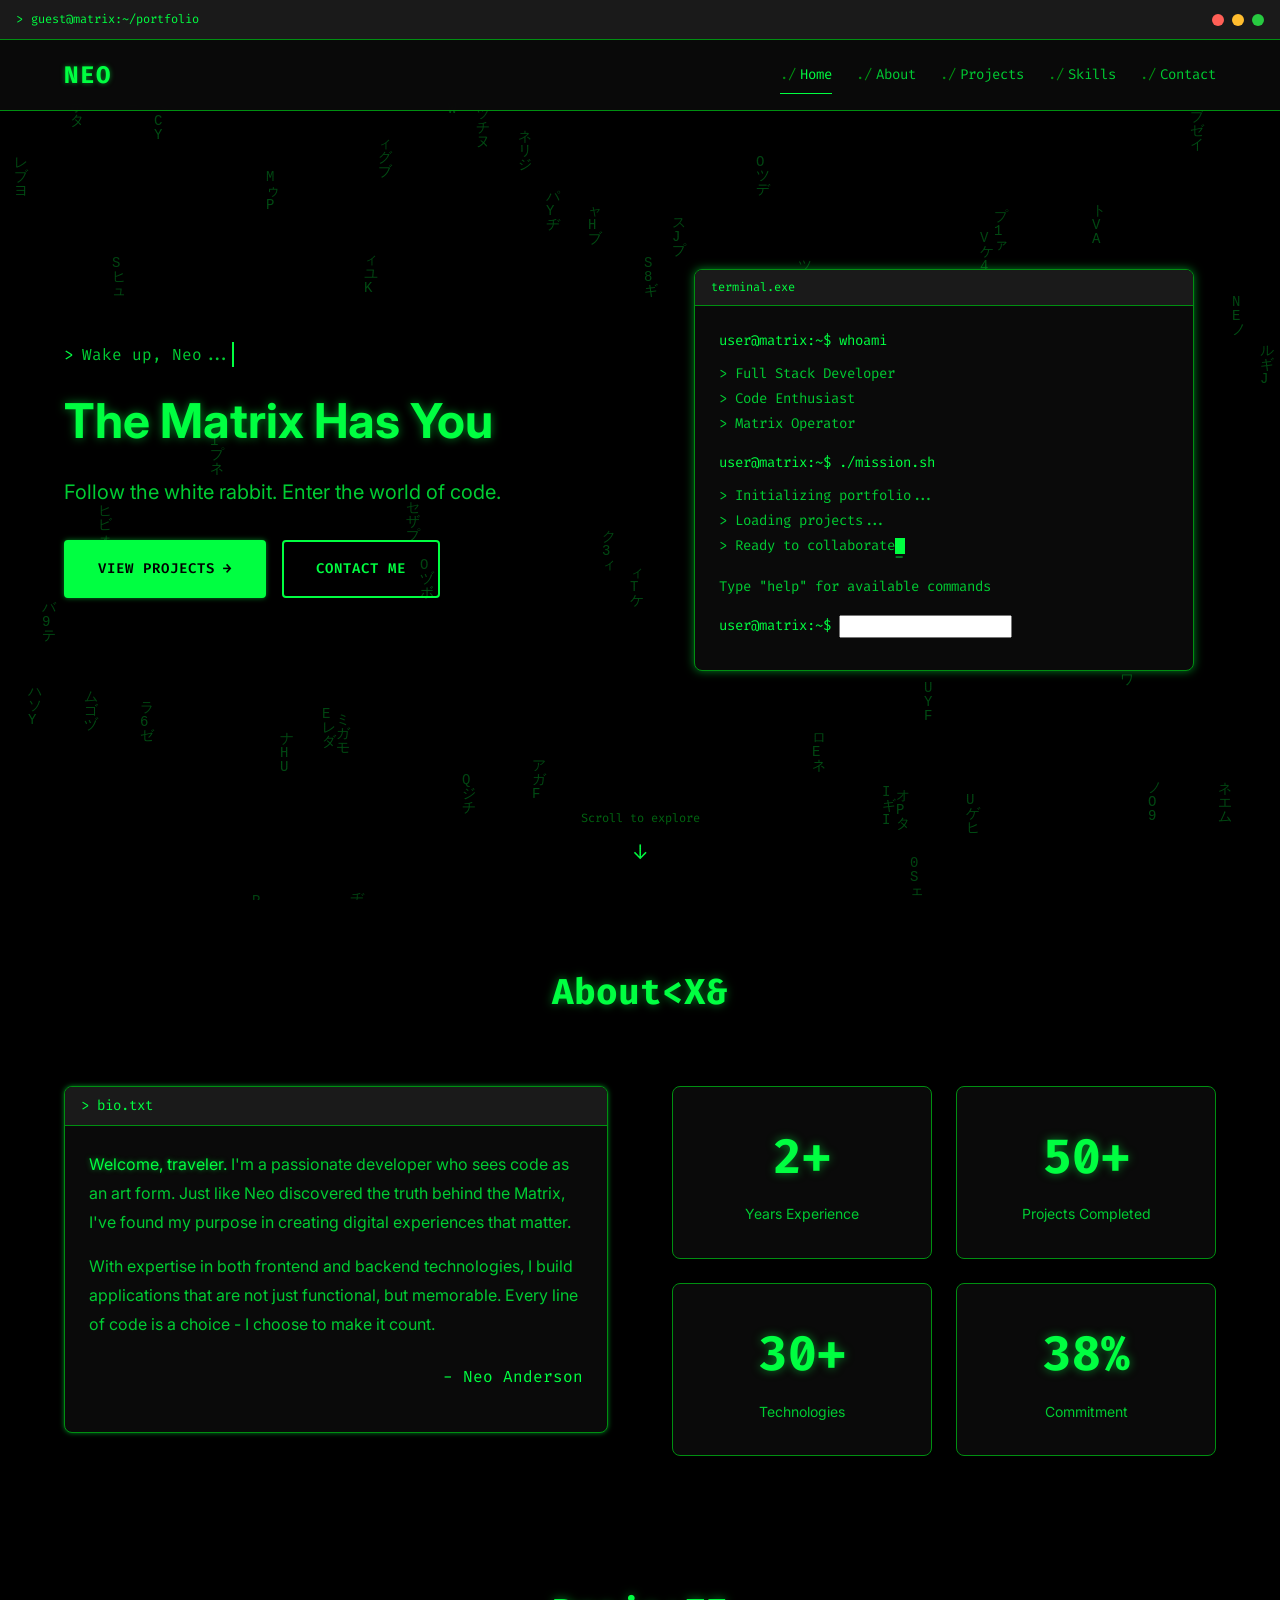
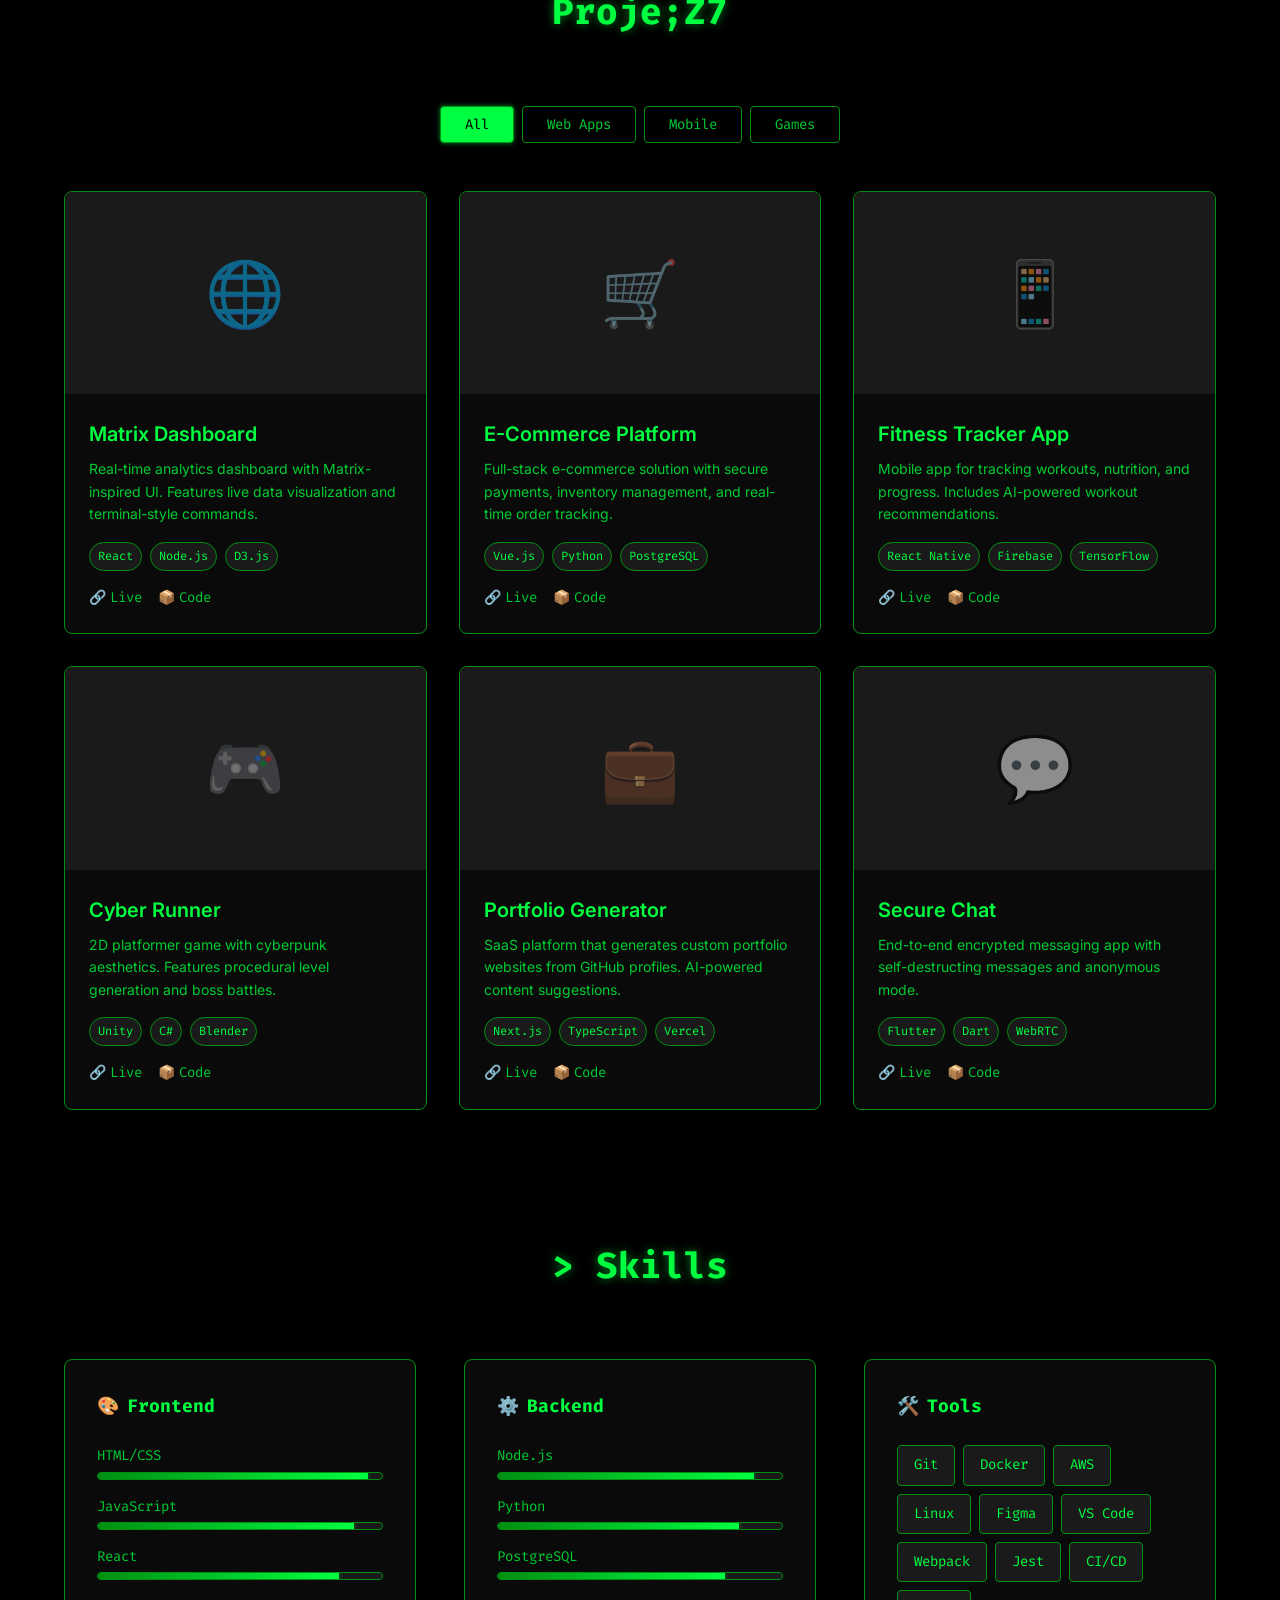
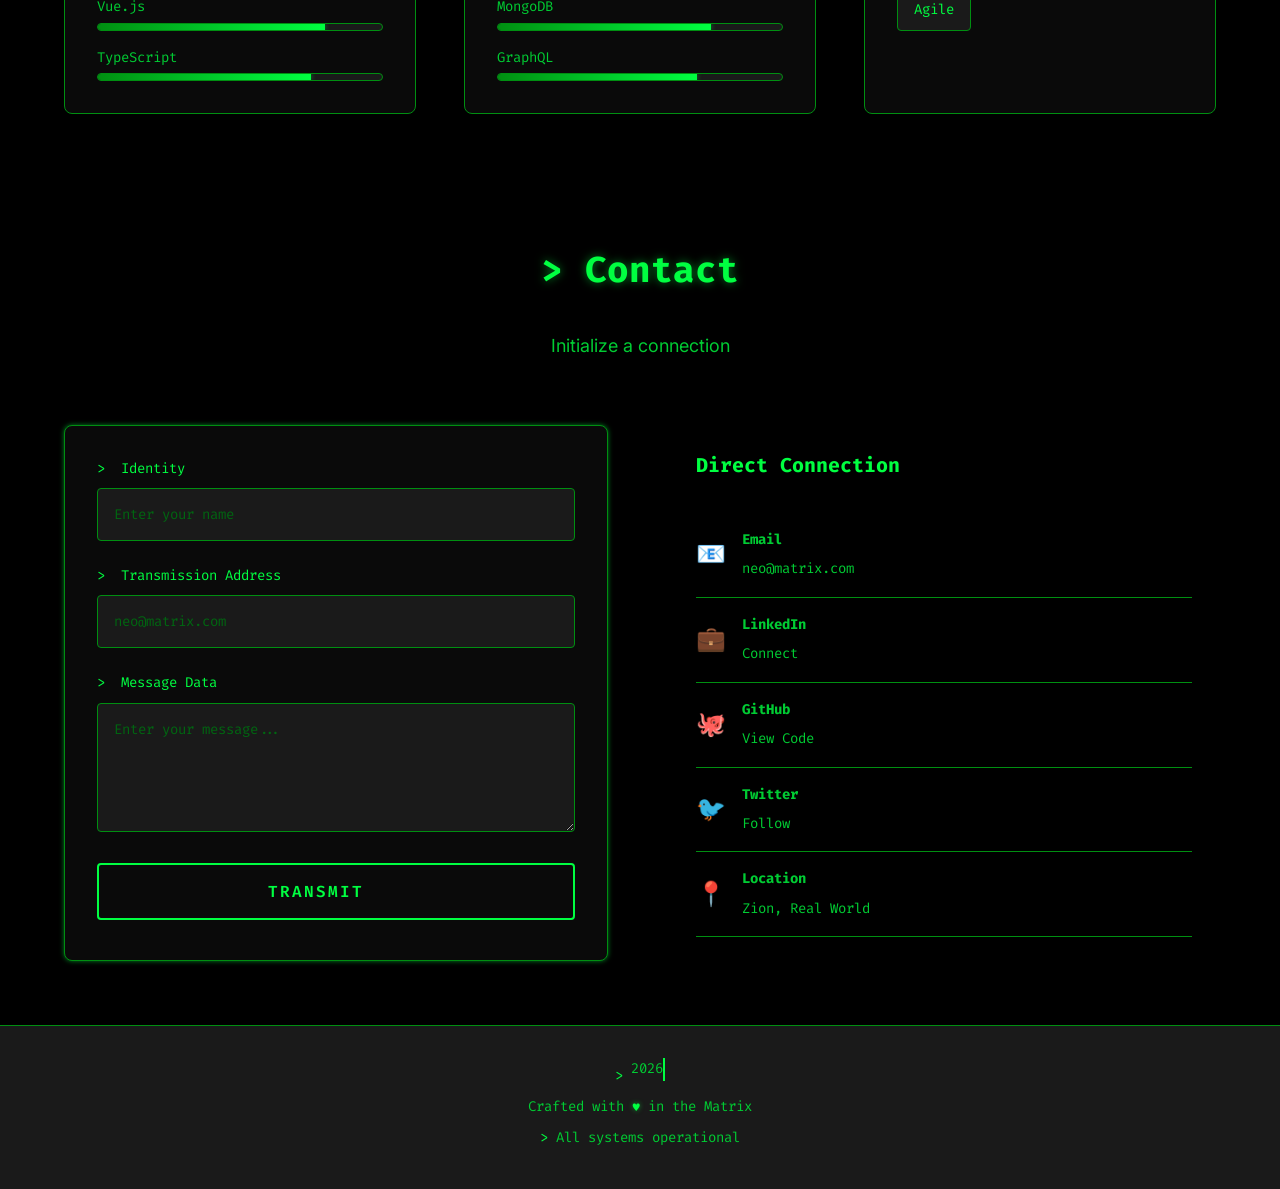
<file: index.html>
<!DOCTYPE html>
<html lang="en">
<head>
  <meta charset="UTF-8">
  <meta name="viewport" content="width=device-width, initial-scale=1.0">
  <meta name="description" content="Portfolio - Welcome to the Matrix">
  <meta name="theme-color" content="#00ff41">
  <title>Neo | Portfolio</title>
  
  <!-- Google Fonts -->
  <link rel="preconnect" href="https://fonts.googleapis.com">
  <link rel="preconnect" href="https://fonts.gstatic.com" crossorigin>
  <link href="https://fonts.googleapis.com/css2?family=Fira+Code:wght@400;500;600;700&family=Inter:wght@400;500;600;700&display=swap" rel="stylesheet">
  
  <!-- Styles -->
  <link rel="stylesheet" href="css/styles.css">
</head>
<body>
  <!-- Digital Rain Background -->
  <canvas id="matrix-rain"></canvas>
  
  <!-- Scanline Overlay -->
  <div class="scanlines"></div>
  
  <!-- Terminal Header -->
  <header class="terminal-header">
    <div class="terminal-header__title">
      <span class="prompt">></span>
      <span class="text">guest@matrix:~/portfolio</span>
    </div>
    <div class="terminal-header__controls">
      <span class="terminal-btn close"></span>
      <span class="terminal-btn minimize"></span>
      <span class="terminal-btn maximize"></span>
    </div>
  </header>
  
  <!-- Navigation -->
  <nav class="nav" id="nav">
    <div class="container nav__container">
      <a href="#" class="nav__logo glitch" data-text="NEO">NEO</a>
      <button class="nav__toggle" id="nav-toggle" aria-label="Toggle menu">
        <span class="nav__toggle-bar"></span>
        <span class="nav__toggle-bar"></span>
        <span class="nav__toggle-bar"></span>
      </button>
      <ul class="nav__menu" id="nav-menu">
        <li class="nav__item">
          <a href="#hero" class="nav__link active">
            <span class="prompt">./</span>Home
          </a>
        </li>
        <li class="nav__item">
          <a href="#about" class="nav__link">
            <span class="prompt">./</span>About
          </a>
        </li>
        <li class="nav__item">
          <a href="#projects" class="nav__link">
            <span class="prompt">./</span>Projects
          </a>
        </li>
        <li class="nav__item">
          <a href="#skills" class="nav__link">
            <span class="prompt">./</span>Skills
          </a>
        </li>
        <li class="nav__item">
          <a href="#contact" class="nav__link">
            <span class="prompt">./</span>Contact
          </a>
        </li>
      </ul>
    </div>
  </nav>
  
  <!-- Hero Section -->
  <section id="hero" class="hero">
    <div class="container hero__container">
      <div class="hero__content">
        <p class="hero__greeting reveal">
          <span class="prompt">></span>
          <span class="typewriter" id="hero-greeting">Wake up, Neo...</span>
        </p>
        <h1 class="hero__title reveal reveal-delay-1">
          <span class="glitch" data-text="The Matrix Has You">The Matrix Has You</span>
        </h1>
        <p class="hero__subtitle reveal reveal-delay-2" id="hero-subtitle">
          Follow the white rabbit. Enter the world of code.
        </p>
        <div class="hero__cta reveal reveal-delay-3">
          <a href="#projects" class="btn btn--primary">
            <span class="btn__text">View Projects</span>
            <span class="btn__icon">→</span>
          </a>
          <a href="#contact" class="btn btn--secondary">
            <span class="btn__text">Contact Me</span>
          </a>
        </div>
      </div>
      <div class="hero__terminal reveal reveal-delay-2">
        <div class="terminal-window">
          <div class="terminal-window__header">
            <span class="terminal-window__title">terminal.exe</span>
          </div>
          <div class="terminal-window__body">
            <div class="terminal-line">
              <span class="prompt">user@matrix:~$</span>
              <span class="command">whoami</span>
            </div>
            <div class="terminal-output">
              > Full Stack Developer<br>
              > Code Enthusiast<br>
              > Matrix Operator
            </div>
            <div class="terminal-line">
              <span class="prompt">user@matrix:~$</span>
              <span class="command">./mission.sh</span>
            </div>
            <div class="terminal-output">
              > Initializing portfolio...<br>
              > Loading projects...<br>
              > Ready to collaborate<span class="cursor">_</span>
            </div>
          </div>
        </div>
      </div>
    </div>
    <div class="scroll-indicator">
      <span class="scroll-text">Scroll to explore</span>
      <div class="scroll-arrow">↓</div>
    </div>
  </section>
  
  <!-- About Section -->
  <section id="about" class="section about">
    <div class="container">
      <h2 class="section-title" data-text="About Me">
        <span class="prompt">></span> About Me
      </h2>
      <div class="about__grid">
        <div class="about__bio">
          <div class="terminal-block">
            <div class="terminal-block__header">
              <span class="prompt">></span> bio.txt
            </div>
            <div class="terminal-block__content">
              <p>
                <span class="highlight">Welcome, traveler.</span> I'm a passionate developer 
                who sees code as an art form. Just like Neo discovered the truth behind the Matrix, 
                I've found my purpose in creating digital experiences that matter.
              </p>
              <p>
                With expertise in both frontend and backend technologies, I build applications 
                that are not just functional, but memorable. Every line of code is a choice - 
                I choose to make it count.
              </p>
              <p class="signature">
                - Neo Anderson
              </p>
            </div>
          </div>
        </div>
        <div class="about__stats">
          <div class="stat-card">
            <div class="stat-card__number glitch" data-text="5+">5+</div>
            <div class="stat-card__label">Years Experience</div>
          </div>
          <div class="stat-card">
            <div class="stat-card__number glitch" data-text="50+">50+</div>
            <div class="stat-card__label">Projects Completed</div>
          </div>
          <div class="stat-card">
            <div class="stat-card__number glitch" data-text="30+">30+</div>
            <div class="stat-card__label">Technologies</div>
          </div>
          <div class="stat-card">
            <div class="stat-card__number glitch" data-text="100%">100%</div>
            <div class="stat-card__label">Commitment</div>
          </div>
        </div>
      </div>
    </div>
  </section>
  
  <!-- Projects Section -->
  <section id="projects" class="section projects">
    <div class="container">
      <h2 class="section-title" data-text="Projects">
        <span class="prompt">></span> Projects
      </h2>
      
      <!-- Filter -->
      <div class="project-filter">
        <button class="filter-btn active" data-filter="all">All</button>
        <button class="filter-btn" data-filter="web">Web Apps</button>
        <button class="filter-btn" data-filter="mobile">Mobile</button>
        <button class="filter-btn" data-filter="game">Games</button>
      </div>
      
      <!-- Projects Grid -->
      <div class="projects__grid">
        <!-- Project 1 -->
        <article class="project-card" data-category="web" data-tech="react,node">
          <div class="project-card__image">
            <div class="project-card__placeholder">
              <span class="placeholder-icon">🌐</span>
            </div>
            <div class="project-card__overlay">
              <a href="#" class="project-card__link">View Demo</a>
            </div>
          </div>
          <div class="project-card__content">
            <h3 class="project-card__title">Matrix Dashboard</h3>
            <p class="project-card__description">
              Real-time analytics dashboard with Matrix-inspired UI. 
              Features live data visualization and terminal-style commands.
            </p>
            <div class="project-card__tech">
              <span class="tech-badge">React</span>
              <span class="tech-badge">Node.js</span>
              <span class="tech-badge">D3.js</span>
            </div>
            <div class="project-card__links">
              <a href="#" class="project-card__btn">
                <span>🔗</span> Live
              </a>
              <a href="#" class="project-card__btn">
                <span>📦</span> Code
              </a>
            </div>
          </div>
        </article>
        
        <!-- Project 2 -->
        <article class="project-card" data-category="web" data-tech="vue,python">
          <div class="project-card__image">
            <div class="project-card__placeholder">
              <span class="placeholder-icon">🛒</span>
            </div>
            <div class="project-card__overlay">
              <a href="#" class="project-card__link">View Demo</a>
            </div>
          </div>
          <div class="project-card__content">
            <h3 class="project-card__title">E-Commerce Platform</h3>
            <p class="project-card__description">
              Full-stack e-commerce solution with secure payments, 
              inventory management, and real-time order tracking.
            </p>
            <div class="project-card__tech">
              <span class="tech-badge">Vue.js</span>
              <span class="tech-badge">Python</span>
              <span class="tech-badge">PostgreSQL</span>
            </div>
            <div class="project-card__links">
              <a href="#" class="project-card__btn">
                <span>🔗</span> Live
              </a>
              <a href="#" class="project-card__btn">
                <span>📦</span> Code
              </a>
            </div>
          </div>
        </article>
        
        <!-- Project 3 -->
        <article class="project-card" data-category="mobile" data-tech="react-native,firebase">
          <div class="project-card__image">
            <div class="project-card__placeholder">
              <span class="placeholder-icon">📱</span>
            </div>
            <div class="project-card__overlay">
              <a href="#" class="project-card__link">View Demo</a>
            </div>
          </div>
          <div class="project-card__content">
            <h3 class="project-card__title">Fitness Tracker App</h3>
            <p class="project-card__description">
              Mobile app for tracking workouts, nutrition, and progress. 
              Includes AI-powered workout recommendations.
            </p>
            <div class="project-card__tech">
              <span class="tech-badge">React Native</span>
              <span class="tech-badge">Firebase</span>
              <span class="tech-badge">TensorFlow</span>
            </div>
            <div class="project-card__links">
              <a href="#" class="project-card__btn">
                <span>🔗</span> Live
              </a>
              <a href="#" class="project-card__btn">
                <span>📦</span> Code
              </a>
            </div>
          </div>
        </article>
        
        <!-- Project 4 -->
        <article class="project-card" data-category="game" data-tech="unity,csharp">
          <div class="project-card__image">
            <div class="project-card__placeholder">
              <span class="placeholder-icon">🎮</span>
            </div>
            <div class="project-card__overlay">
              <a href="#" class="project-card__link">View Demo</a>
            </div>
          </div>
          <div class="project-card__content">
            <h3 class="project-card__title">Cyber Runner</h3>
            <p class="project-card__description">
              2D platformer game with cyberpunk aesthetics. 
              Features procedural level generation and boss battles.
            </p>
            <div class="project-card__tech">
              <span class="tech-badge">Unity</span>
              <span class="tech-badge">C#</span>
              <span class="tech-badge">Blender</span>
            </div>
            <div class="project-card__links">
              <a href="#" class="project-card__btn">
                <span>🔗</span> Live
              </a>
              <a href="#" class="project-card__btn">
                <span>📦</span> Code
              </a>
            </div>
          </div>
        </article>
        
        <!-- Project 5 -->
        <article class="project-card" data-category="web" data-tech="nextjs,typescript">
          <div class="project-card__image">
            <div class="project-card__placeholder">
              <span class="placeholder-icon">💼</span>
            </div>
            <div class="project-card__overlay">
              <a href="#" class="project-card__link">View Demo</a>
            </div>
          </div>
          <div class="project-card__content">
            <h3 class="project-card__title">Portfolio Generator</h3>
            <p class="project-card__description">
              SaaS platform that generates custom portfolio websites 
              from GitHub profiles. AI-powered content suggestions.
            </p>
            <div class="project-card__tech">
              <span class="tech-badge">Next.js</span>
              <span class="tech-badge">TypeScript</span>
              <span class="tech-badge">Vercel</span>
            </div>
            <div class="project-card__links">
              <a href="#" class="project-card__btn">
                <span>🔗</span> Live
              </a>
              <a href="#" class="project-card__btn">
                <span>📦</span> Code
              </a>
            </div>
          </div>
        </article>
        
        <!-- Project 6 -->
        <article class="project-card" data-category="mobile" data-tech="flutter,dart">
          <div class="project-card__image">
            <div class="project-card__placeholder">
              <span class="placeholder-icon">💬</span>
            </div>
            <div class="project-card__overlay">
              <a href="#" class="project-card__link">View Demo</a>
            </div>
          </div>
          <div class="project-card__content">
            <h3 class="project-card__title">Secure Chat</h3>
            <p class="project-card__description">
              End-to-end encrypted messaging app with self-destructing 
              messages and anonymous mode.
            </p>
            <div class="project-card__tech">
              <span class="tech-badge">Flutter</span>
              <span class="tech-badge">Dart</span>
              <span class="tech-badge">WebRTC</span>
            </div>
            <div class="project-card__links">
              <a href="#" class="project-card__btn">
                <span>🔗</span> Live
              </a>
              <a href="#" class="project-card__btn">
                <span>📦</span> Code
              </a>
            </div>
          </div>
        </article>
      </div>
    </div>
  </section>
  
  <!-- Skills Section -->
  <section id="skills" class="section skills">
    <div class="container">
      <h2 class="section-title" data-text="Skills">
        <span class="prompt">></span> Skills
      </h2>
      
      <div class="skills__grid">
        <!-- Frontend -->
        <div class="skills__category">
          <h3 class="skills__category-title">
            <span class="icon">🎨</span> Frontend
          </h3>
          <div class="skills__list">
            <div class="skill-item">
              <span class="skill-name">HTML/CSS</span>
              <div class="skill-bar">
                <div class="skill-progress" data-level="95"></div>
              </div>
            </div>
            <div class="skill-item">
              <span class="skill-name">JavaScript</span>
              <div class="skill-bar">
                <div class="skill-progress" data-level="90"></div>
              </div>
            </div>
            <div class="skill-item">
              <span class="skill-name">React</span>
              <div class="skill-bar">
                <div class="skill-progress" data-level="85"></div>
              </div>
            </div>
            <div class="skill-item">
              <span class="skill-name">Vue.js</span>
              <div class="skill-bar">
                <div class="skill-progress" data-level="80"></div>
              </div>
            </div>
            <div class="skill-item">
              <span class="skill-name">TypeScript</span>
              <div class="skill-bar">
                <div class="skill-progress" data-level="75"></div>
              </div>
            </div>
          </div>
        </div>
        
        <!-- Backend -->
        <div class="skills__category">
          <h3 class="skills__category-title">
            <span class="icon">⚙️</span> Backend
          </h3>
          <div class="skills__list">
            <div class="skill-item">
              <span class="skill-name">Node.js</span>
              <div class="skill-bar">
                <div class="skill-progress" data-level="90"></div>
              </div>
            </div>
            <div class="skill-item">
              <span class="skill-name">Python</span>
              <div class="skill-bar">
                <div class="skill-progress" data-level="85"></div>
              </div>
            </div>
            <div class="skill-item">
              <span class="skill-name">PostgreSQL</span>
              <div class="skill-bar">
                <div class="skill-progress" data-level="80"></div>
              </div>
            </div>
            <div class="skill-item">
              <span class="skill-name">MongoDB</span>
              <div class="skill-bar">
                <div class="skill-progress" data-level="75"></div>
              </div>
            </div>
            <div class="skill-item">
              <span class="skill-name">GraphQL</span>
              <div class="skill-bar">
                <div class="skill-progress" data-level="70"></div>
              </div>
            </div>
          </div>
        </div>
        
        <!-- Tools -->
        <div class="skills__category">
          <h3 class="skills__category-title">
            <span class="icon">🛠️</span> Tools
          </h3>
          <div class="skills__badges">
            <span class="skill-badge">Git</span>
            <span class="skill-badge">Docker</span>
            <span class="skill-badge">AWS</span>
            <span class="skill-badge">Linux</span>
            <span class="skill-badge">Figma</span>
            <span class="skill-badge">VS Code</span>
            <span class="skill-badge">Webpack</span>
            <span class="skill-badge">Jest</span>
            <span class="skill-badge">CI/CD</span>
            <span class="skill-badge">Agile</span>
          </div>
        </div>
      </div>
    </div>
  </section>
  
  <!-- Contact Section -->
  <section id="contact" class="section contact">
    <div class="container">
      <h2 class="section-title" data-text="Contact">
        <span class="prompt">></span> Contact
      </h2>
      <p class="section-subtitle">Initialize a connection</p>
      
      <div class="contact__grid">
        <!-- Contact Form -->
        <form class="matrix-form" id="contact-form" action="https://formspree.io/f/your-id" method="POST">
          <div class="form-group">
            <label for="name" class="form-label">
              <span class="label-prompt">></span> Identity
            </label>
            <input 
              type="text" 
              id="name" 
              name="name" 
              class="form-input" 
              required
              autocomplete="name"
              placeholder="Enter your name"
            >
            <span class="form-error" id="name-error"></span>
          </div>
          
          <div class="form-group">
            <label for="email" class="form-label">
              <span class="label-prompt">></span> Transmission Address
            </label>
            <input 
              type="email" 
              id="email" 
              name="email" 
              class="form-input" 
              required
              autocomplete="email"
              placeholder="neo@matrix.com"
            >
            <span class="form-error" id="email-error"></span>
          </div>
          
          <div class="form-group">
            <label for="message" class="form-label">
              <span class="label-prompt">></span> Message Data
            </label>
            <textarea 
              id="message" 
              name="message" 
              class="form-input form-textarea" 
              rows="5"
              required
              placeholder="Enter your message..."
            ></textarea>
            <span class="form-error" id="message-error"></span>
          </div>
          
          <button type="submit" class="form-submit">
            <span class="btn-text">Transmit</span>
            <span class="btn-loader" hidden>
              <span class="loader-dot"></span>
              <span class="loader-dot"></span>
              <span class="loader-dot"></span>
            </span>
          </button>
          
          <div class="form-status" id="form-status" hidden></div>
        </form>
        
        <!-- Alternative Contact -->
        <div class="contact-info">
          <h3 class="contact-title">Direct Connection</h3>
          
          <div class="contact-method">
            <span class="contact-icon">📧</span>
            <div>
              <h4>Email</h4>
              <a href="mailto:neo@matrix.com" class="contact-link">neo@matrix.com</a>
            </div>
          </div>
          
          <div class="contact-method">
            <span class="contact-icon">💼</span>
            <div>
              <h4>LinkedIn</h4>
              <a href="https://linkedin.com/in/neo" class="contact-link" target="_blank">Connect</a>
            </div>
          </div>
          
          <div class="contact-method">
            <span class="contact-icon">🐙</span>
            <div>
              <h4>GitHub</h4>
              <a href="https://github.com/neo" class="contact-link" target="_blank">View Code</a>
            </div>
          </div>
          
          <div class="contact-method">
            <span class="contact-icon">🐦</span>
            <div>
              <h4>Twitter</h4>
              <a href="https://twitter.com/neo" class="contact-link" target="_blank">Follow</a>
            </div>
          </div>
          
          <div class="contact-method">
            <span class="contact-icon">📍</span>
            <div>
              <h4>Location</h4>
              <span class="contact-text">Zion, Real World</span>
            </div>
          </div>
        </div>
      </div>
    </div>
  </section>
  
  <!-- Footer -->
  <footer class="footer">
    <div class="container">
      <div class="footer__content">
        <p class="footer__text">
          <span class="prompt">></span> 
          <span class="typewriter" id="footer-year">2024</span>
        </p>
        <p class="footer__text">
          Crafted with <span class="highlight">♥</span> in the Matrix
        </p>
        <p class="footer__text">
          <span class="prompt">></span> All systems operational
        </p>
      </div>
    </div>
  </footer>
  
  <!-- Scripts -->
  <script src="js/matrix-rain.js"></script>
  <script src="js/terminal.js"></script>
  <script src="js/main.js"></script>
</body>
</html>
</file>
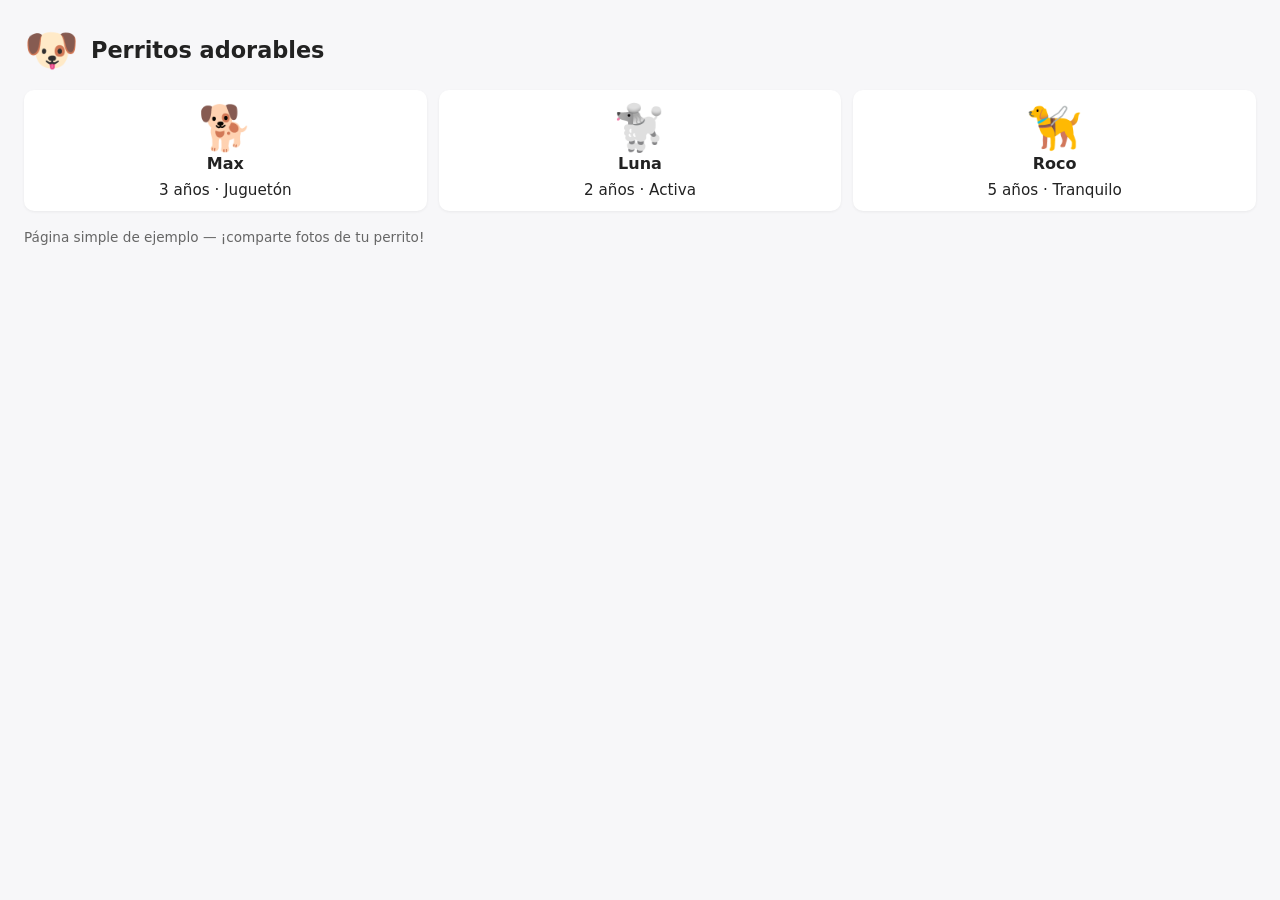
<file: perritos.html>
<!doctype html>
<html lang="es">
<head>
  <meta charset="utf-8">
  <meta name="viewport" content="width=device-width,initial-scale=1">
  <title>Perritos</title>
  <style>
    body{font-family:system-ui,-apple-system,Segoe UI,Roboto,Arial;margin:0;padding:24px;background:#f7f7f9;color:#222}
    header{display:flex;align-items:center;gap:12px}
    h1{margin:0;font-size:1.4rem}
    .grid{display:grid;grid-template-columns:repeat(auto-fit,minmax(160px,1fr));gap:12px;margin-top:14px}
    .card{background:#fff;border-radius:10px;padding:12px;box-shadow:0 1px 3px rgba(0,0,0,.06);text-align:center}
    .avatar{font-size:44px}
    p{margin:.5rem 0 0;font-size:.95rem}
    footer{margin-top:18px;font-size:.85rem;color:#666}
  </style>
</head>
<body>
  <header>
    <div class="avatar">🐶</div>
    <h1>Perritos adorables</h1>
  </header>

  <div class="grid">
    <article class="card">
      <div class="avatar">🐕</div>
      <strong>Max</strong>
      <p>3 años · Juguetón</p>
    </article>

    <article class="card">
      <div class="avatar">🐩</div>
      <strong>Luna</strong>
      <p>2 años · Activa</p>
    </article>

    <article class="card">
      <div class="avatar">🦮</div>
      <strong>Roco</strong>
      <p>5 años · Tranquilo</p>
    </article>
  </div>

  <footer>
    Página simple de ejemplo — ¡comparte fotos de tu perrito!
  </footer>
</body>
</html>
</file>
<file: css/styles.css>
/* ============================================
   MATRIX PORTFOLIO - Main Stylesheet
   Theme: Matrix Aesthetic (Green/Black)
   ============================================ */

/* ============================================
   CSS CUSTOM PROPERTIES (Matrix Theme)
   ============================================ */
:root {
  /* Matrix Color Palette */
  --matrix-green: #00ff41;
  --matrix-green-dim: #008f11;
  --matrix-green-glow: rgba(0, 255, 65, 0.5);
  --matrix-black: #000000;
  --matrix-dark: #0a0a0a;
  --matrix-gray: #1a1a1a;
  --matrix-gray-light: #2a2a2a;
  
  /* Text Colors */
  --text-primary: #00ff41;
  --text-secondary: #00cc33;
  --text-dim: #006611;
  --text-white: #ffffff;
  
  /* Background Colors */
  --bg-primary: #000000;
  --bg-secondary: #0a0a0a;
  --bg-tertiary: #1a1a1a;
  
  /* Accent Colors */
  --accent-red: #ff5f56;
  --accent-yellow: #ffbd2e;
  --accent-green: #27ca40;
  --accent-blue: #01ffff;
  --accent-pink: #ff00c1;
  
  /* Glow Effects */
  --glow-sm: 0 0 5px var(--matrix-green-glow);
  --glow-md: 0 0 10px var(--matrix-green-glow);
  --glow-lg: 0 0 20px var(--matrix-green-glow);
  --glow-xl: 0 0 40px var(--matrix-green-glow);
  
  /* Typography */
  --font-mono: 'Fira Code', 'Courier New', monospace;
  --font-sans: 'Inter', 'Arial', sans-serif;
  
  /* Spacing */
  --spacing-xs: 4px;
  --spacing-sm: 8px;
  --spacing-md: 16px;
  --spacing-lg: 24px;
  --spacing-xl: 32px;
  --spacing-2xl: 48px;
  --spacing-3xl: 64px;
  
  /* Transitions */
  --transition-fast: 0.2s ease;
  --transition-normal: 0.3s ease;
  --transition-slow: 0.5s ease;
  
  /* Border Radius */
  --radius-sm: 4px;
  --radius-md: 8px;
  --radius-lg: 12px;
  --radius-xl: 20px;
  
  /* Animation States */
  --animation-play-state: running;
}

/* ============================================
   RESET & BASE STYLES
   ============================================ */
*,
*::before,
*::after {
  margin: 0;
  padding: 0;
  box-sizing: border-box;
}

html {
  scroll-behavior: smooth;
  scroll-padding-top: 80px;
  font-size: 16px;
}

body {
  font-family: var(--font-sans);
  background: var(--bg-primary);
  color: var(--text-primary);
  line-height: 1.6;
  overflow-x: hidden;
  min-height: 100vh;
}

/* Pause animations when tab is hidden */
@media (prefers-reduced-motion: reduce) {
  *,
  *::before,
  *::after {
    animation-duration: 0.01ms !important;
    animation-iteration-count: 1 !important;
    transition-duration: 0.01ms !important;
  }
}

/* ============================================
   DIGITAL RAIN CANVAS
   ============================================ */
#matrix-rain {
  position: fixed;
  top: 0;
  left: 0;
  width: 100%;
  height: 100%;
  z-index: 0;
  opacity: 0.3;
  pointer-events: none;
}

/* ============================================
   SCANLINES OVERLAY
   ============================================ */
.scanlines {
  position: fixed;
  top: 0;
  left: 0;
  width: 100%;
  height: 100%;
  z-index: 1;
  pointer-events: none;
  background: repeating-linear-gradient(
    0deg,
    rgba(0, 0, 0, 0.15),
    rgba(0, 0, 0, 0.15) 1px,
    transparent 1px,
    transparent 2px
  );
  opacity: 0.3;
}

/* ============================================
   CONTAINER
   ============================================ */
.container {
  width: 100%;
  padding-left: var(--spacing-lg);
  padding-right: var(--spacing-lg);
  margin-left: auto;
  margin-right: auto;
  position: relative;
  z-index: 2;
}

@media (min-width: 640px) {
  .container {
    max-width: 640px;
  }
}

@media (min-width: 768px) {
  .container {
    max-width: 720px;
  }
}

@media (min-width: 1024px) {
  .container {
    max-width: 960px;
  }
}

@media (min-width: 1280px) {
  .container {
    max-width: 1200px;
  }
}

/* ============================================
   TERMINAL HEADER
   ============================================ */
.terminal-header {
  position: fixed;
  top: 0;
  left: 0;
  width: 100%;
  height: 40px;
  background: var(--bg-tertiary);
  border-bottom: 1px solid var(--matrix-green-dim);
  display: flex;
  justify-content: space-between;
  align-items: center;
  padding: 0 var(--spacing-md);
  z-index: 1000;
  font-family: var(--font-mono);
  font-size: 12px;
}

.terminal-header__title {
  display: flex;
  align-items: center;
  gap: var(--spacing-sm);
  color: var(--matrix-green);
}

.terminal-header__title .prompt {
  color: var(--matrix-green);
}

.terminal-header__controls {
  display: flex;
  gap: var(--spacing-sm);
}

.terminal-btn {
  width: 12px;
  height: 12px;
  border-radius: 50%;
  border: none;
  cursor: pointer;
  transition: opacity var(--transition-fast);
}

.terminal-btn:hover {
  opacity: 0.8;
}

.terminal-btn.close {
  background: var(--accent-red);
}

.terminal-btn.minimize {
  background: var(--accent-yellow);
}

.terminal-btn.maximize {
  background: var(--accent-green);
}

/* ============================================
   NAVIGATION
   ============================================ */
.nav {
  position: fixed;
  top: 40px;
  left: 0;
  width: 100%;
  background: rgba(10, 10, 10, 0.95);
  backdrop-filter: blur(10px);
  border-bottom: 1px solid var(--matrix-green-dim);
  z-index: 999;
  padding: var(--spacing-md) 0;
  transition: all var(--transition-normal);
}

.nav--scrolled {
  box-shadow: var(--glow-md);
}

.nav__container {
  display: flex;
  justify-content: space-between;
  align-items: center;
}

.nav__logo {
  font-family: var(--font-mono);
  font-size: 24px;
  font-weight: 700;
  color: var(--matrix-green);
  text-decoration: none;
  text-shadow: var(--glow-sm);
  letter-spacing: 2px;
}

.nav__toggle {
  display: none;
  flex-direction: column;
  gap: 5px;
  background: transparent;
  border: none;
  cursor: pointer;
  padding: var(--spacing-sm);
}

.nav__toggle-bar {
  width: 25px;
  height: 2px;
  background: var(--matrix-green);
  transition: all var(--transition-fast);
}

.nav__menu {
  display: flex;
  list-style: none;
  gap: var(--spacing-lg);
}

.nav__link {
  font-family: var(--font-mono);
  font-size: 14px;
  color: var(--text-secondary);
  text-decoration: none;
  transition: all var(--transition-fast);
  display: flex;
  align-items: center;
  gap: var(--spacing-xs);
  padding: var(--spacing-sm) 0;
  position: relative;
}

.nav__link::after {
  content: '';
  position: absolute;
  bottom: 0;
  left: 0;
  width: 0;
  height: 1px;
  background: var(--matrix-green);
  transition: width var(--transition-normal);
}

.nav__link:hover,
.nav__link.active {
  color: var(--matrix-green);
}

.nav__link:hover::after,
.nav__link.active::after {
  width: 100%;
}

.nav__link .prompt {
  color: var(--matrix-green-dim);
}

/* Mobile Navigation */
@media (max-width: 768px) {
  .nav__toggle {
    display: flex;
  }
  
  .nav__menu {
    position: absolute;
    top: 100%;
    left: 0;
    width: 100%;
    background: var(--bg-secondary);
    flex-direction: column;
    padding: var(--spacing-lg);
    gap: var(--spacing-md);
    transform: translateY(-100%);
    opacity: 0;
    visibility: hidden;
    transition: all var(--transition-normal);
  }
  
  .nav__menu.active {
    transform: translateY(0);
    opacity: 1;
    visibility: visible;
  }
}

/* ============================================
   HERO SECTION
   ============================================ */
.hero {
  min-height: 100vh;
  display: flex;
  align-items: center;
  justify-content: center;
  padding: calc(40px + var(--spacing-3xl)) 0 var(--spacing-3xl);
  position: relative;
}

.hero__container {
  display: grid;
  gap: var(--spacing-3xl);
  align-items: center;
}

@media (min-width: 1024px) {
  .hero__container {
    grid-template-columns: 1fr 1fr;
  }
}

.hero__content {
  text-align: center;
}

@media (min-width: 1024px) {
  .hero__content {
    text-align: left;
  }
}

.hero__greeting {
  font-family: var(--font-mono);
  font-size: 16px;
  color: var(--text-secondary);
  margin-bottom: var(--spacing-md);
  display: flex;
  align-items: center;
  justify-content: center;
  gap: var(--spacing-sm);
}

@media (min-width: 1024px) {
  .hero__greeting {
    justify-content: flex-start;
  }
}

.hero__greeting .prompt {
  color: var(--matrix-green);
  animation: blink 1s infinite;
}

.hero__title {
  font-size: clamp(28px, 5vw, 48px);
  font-weight: 700;
  margin-bottom: var(--spacing-md);
  color: var(--text-primary);
  text-shadow: var(--glow-md);
}

.hero__subtitle {
  font-size: clamp(16px, 2vw, 20px);
  color: var(--text-secondary);
  margin-bottom: var(--spacing-xl);
  max-width: 600px;
}

@media (min-width: 1024px) {
  .hero__subtitle {
    margin-left: 0;
  }
}

.hero__cta {
  display: flex;
  gap: var(--spacing-md);
  justify-content: center;
  flex-wrap: wrap;
}

@media (min-width: 1024px) {
  .hero__cta {
    justify-content: flex-start;
  }
}

/* Hero Terminal */
.hero__terminal {
  width: 100%;
  max-width: 500px;
  margin: 0 auto;
}

.terminal-window {
  background: var(--bg-secondary);
  border: 1px solid var(--matrix-green-dim);
  border-radius: var(--radius-md);
  box-shadow: var(--glow-md);
  overflow: hidden;
}

.terminal-window__header {
  background: var(--bg-tertiary);
  padding: var(--spacing-sm) var(--spacing-md);
  border-bottom: 1px solid var(--matrix-green-dim);
  display: flex;
  align-items: center;
}

.terminal-window__title {
  font-family: var(--font-mono);
  font-size: 12px;
  color: var(--matrix-green);
}

.terminal-window__body {
  padding: var(--spacing-lg);
  font-family: var(--font-mono);
  font-size: 14px;
  min-height: 200px;
}

.terminal-line {
  display: flex;
  gap: var(--spacing-sm);
  margin-bottom: var(--spacing-sm);
}

.terminal-line .prompt {
  color: var(--matrix-green);
  white-space: nowrap;
}

.terminal-line .command {
  color: var(--text-primary);
}

.terminal-output {
  color: var(--text-secondary);
  margin-bottom: var(--spacing-md);
  line-height: 1.8;
}

.cursor {
  display: inline-block;
  width: 10px;
  height: 16px;
  background: var(--matrix-green);
  animation: blink 1s infinite;
  vertical-align: middle;
}

/* Scroll Indicator */
.scroll-indicator {
  position: absolute;
  bottom: var(--spacing-xl);
  left: 50%;
  transform: translateX(-50%);
  display: flex;
  flex-direction: column;
  align-items: center;
  gap: var(--spacing-sm);
  animation: fadeInUp 2s ease-out;
}

.scroll-text {
  font-family: var(--font-mono);
  font-size: 12px;
  color: var(--text-dim);
}

.scroll-arrow {
  font-size: 20px;
  color: var(--matrix-green);
  animation: bounce 2s infinite;
}

/* ============================================
   SECTIONS GENERAL
   ============================================ */
.section {
  padding: var(--spacing-3xl) 0;
  position: relative;
  z-index: 2;
}

.section-title {
  font-size: clamp(24px, 4vw, 36px);
  font-weight: 700;
  text-align: center;
  margin-bottom: var(--spacing-3xl);
  color: var(--text-primary);
  text-shadow: var(--glow-md);
  font-family: var(--font-mono);
}

.section-subtitle {
  text-align: center;
  color: var(--text-secondary);
  font-size: 18px;
  margin-top: calc(-1 * var(--spacing-xl));
  margin-bottom: var(--spacing-3xl);
}

/* ============================================
   ABOUT SECTION
   ============================================ */
.about__grid {
  display: grid;
  gap: var(--spacing-3xl);
}

@media (min-width: 768px) {
  .about__grid {
    grid-template-columns: 1fr 1fr;
  }
}

.about__bio {
  width: 100%;
}

.terminal-block {
  background: var(--bg-secondary);
  border: 1px solid var(--matrix-green-dim);
  border-radius: var(--radius-md);
  box-shadow: var(--glow-sm);
  overflow: hidden;
}

.terminal-block__header {
  background: var(--bg-tertiary);
  padding: var(--spacing-sm) var(--spacing-md);
  border-bottom: 1px solid var(--matrix-green-dim);
  font-family: var(--font-mono);
  font-size: 14px;
  color: var(--matrix-green);
}

.terminal-block__content {
  padding: var(--spacing-lg);
  font-family: var(--font-sans);
  line-height: 1.8;
}

.terminal-block__content p {
  margin-bottom: var(--spacing-md);
  color: var(--text-secondary);
}

.terminal-block__content .highlight {
  color: var(--matrix-green);
  text-shadow: var(--glow-sm);
}

.terminal-block__content .signature {
  font-family: var(--font-mono);
  text-align: right;
  margin-top: var(--spacing-lg);
  color: var(--matrix-green);
}

/* Stats */
.about__stats {
  display: grid;
  grid-template-columns: repeat(2, 1fr);
  gap: var(--spacing-lg);
}

.stat-card {
  background: var(--bg-secondary);
  border: 1px solid var(--matrix-green-dim);
  border-radius: var(--radius-md);
  padding: var(--spacing-xl);
  text-align: center;
  transition: all var(--transition-normal);
}

.stat-card:hover {
  border-color: var(--matrix-green);
  box-shadow: var(--glow-md);
  transform: translateY(-5px);
}

.stat-card__number {
  font-size: 48px;
  font-weight: 700;
  color: var(--matrix-green);
  text-shadow: var(--glow-md);
  font-family: var(--font-mono);
  margin-bottom: var(--spacing-sm);
}

.stat-card__label {
  font-size: 14px;
  color: var(--text-secondary);
}

/* ============================================
   PROJECTS SECTION
   ============================================ */
.projects__grid {
  display: grid;
  gap: var(--spacing-xl);
}

@media (min-width: 640px) {
  .projects__grid {
    grid-template-columns: repeat(2, 1fr);
  }
}

@media (min-width: 1024px) {
  .projects__grid {
    grid-template-columns: repeat(3, 1fr);
  }
}

/* Filter */
.project-filter {
  display: flex;
  justify-content: center;
  gap: var(--spacing-sm);
  margin-bottom: var(--spacing-2xl);
  flex-wrap: wrap;
}

.filter-btn {
  padding: var(--spacing-sm) var(--spacing-lg);
  background: transparent;
  border: 1px solid var(--matrix-green-dim);
  color: var(--text-secondary);
  font-family: var(--font-mono);
  font-size: 14px;
  cursor: pointer;
  transition: all var(--transition-fast);
  border-radius: var(--radius-sm);
}

.filter-btn:hover,
.filter-btn.active {
  background: var(--matrix-green);
  color: var(--bg-primary);
  box-shadow: var(--glow-sm);
}

/* Project Card */
.project-card {
  background: var(--bg-secondary);
  border: 1px solid var(--matrix-green-dim);
  border-radius: var(--radius-md);
  overflow: hidden;
  transition: all var(--transition-normal);
}

.project-card:hover {
  border-color: var(--matrix-green);
  box-shadow: var(--glow-md);
  transform: translateY(-5px);
}

.project-card__image {
  position: relative;
  aspect-ratio: 16/9;
  overflow: hidden;
}

.project-card__placeholder {
  width: 100%;
  height: 100%;
  background: var(--bg-tertiary);
  display: flex;
  align-items: center;
  justify-content: center;
}

.placeholder-icon {
  font-size: 64px;
  opacity: 0.5;
}

.project-card__overlay {
  position: absolute;
  inset: 0;
  background: rgba(0, 0, 0, 0.8);
  display: flex;
  align-items: center;
  justify-content: center;
  opacity: 0;
  transition: opacity var(--transition-normal);
}

.project-card:hover .project-card__overlay {
  opacity: 1;
}

.project-card__link {
  color: var(--matrix-green);
  text-decoration: none;
  font-size: 18px;
  text-shadow: var(--glow-sm);
  font-family: var(--font-mono);
}

.project-card__content {
  padding: var(--spacing-lg);
}

.project-card__title {
  font-size: 20px;
  font-weight: 600;
  color: var(--text-primary);
  margin-bottom: var(--spacing-sm);
}

.project-card__description {
  color: var(--text-secondary);
  font-size: 14px;
  line-height: 1.6;
  margin-bottom: var(--spacing-md);
}

.project-card__tech {
  display: flex;
  flex-wrap: wrap;
  gap: var(--spacing-sm);
  margin-bottom: var(--spacing-md);
}

.tech-badge {
  display: inline-block;
  padding: var(--spacing-xs) var(--spacing-sm);
  background: var(--bg-tertiary);
  border: 1px solid var(--matrix-green-dim);
  border-radius: 20px;
  color: var(--matrix-green);
  font-size: 12px;
  font-family: var(--font-mono);
  transition: all var(--transition-fast);
}

.tech-badge:hover {
  background: var(--matrix-green);
  color: var(--bg-primary);
  box-shadow: var(--glow-sm);
}

.project-card__links {
  display: flex;
  gap: var(--spacing-md);
}

.project-card__btn {
  display: flex;
  align-items: center;
  gap: var(--spacing-xs);
  color: var(--text-secondary);
  text-decoration: none;
  font-size: 14px;
  font-family: var(--font-mono);
  transition: all var(--transition-fast);
}

.project-card__btn:hover {
  color: var(--matrix-green);
}

/* ============================================
   SKILLS SECTION
   ============================================ */
.skills__grid {
  display: grid;
  gap: var(--spacing-2xl);
}

@media (min-width: 768px) {
  .skills__grid {
    grid-template-columns: repeat(3, 1fr);
  }
}

.skills__category {
  background: var(--bg-secondary);
  border: 1px solid var(--matrix-green-dim);
  border-radius: var(--radius-md);
  padding: var(--spacing-xl);
}

.skills__category-title {
  font-family: var(--font-mono);
  font-size: 18px;
  color: var(--matrix-green);
  margin-bottom: var(--spacing-lg);
  display: flex;
  align-items: center;
  gap: var(--spacing-sm);
}

.skills__list {
  display: flex;
  flex-direction: column;
  gap: var(--spacing-md);
}

.skill-item {
  display: flex;
  flex-direction: column;
  gap: var(--spacing-xs);
}

.skill-name {
  font-family: var(--font-mono);
  font-size: 14px;
  color: var(--text-secondary);
}

.skill-bar {
  width: 100%;
  height: 8px;
  background: var(--bg-tertiary);
  border-radius: 4px;
  overflow: hidden;
  border: 1px solid var(--matrix-green-dim);
}

.skill-progress {
  height: 100%;
  background: linear-gradient(
    90deg,
    var(--matrix-green-dim),
    var(--matrix-green)
  );
  box-shadow: var(--glow-sm);
  width: 0;
  transition: width 1s ease-out;
}

.skills__badges {
  display: flex;
  flex-wrap: wrap;
  gap: var(--spacing-sm);
}

.skill-badge {
  display: inline-block;
  padding: var(--spacing-sm) var(--spacing-md);
  background: var(--bg-tertiary);
  border: 1px solid var(--matrix-green-dim);
  border-radius: var(--radius-sm);
  color: var(--matrix-green);
  font-size: 14px;
  font-family: var(--font-mono);
  transition: all var(--transition-fast);
}

.skill-badge:hover {
  background: var(--matrix-green);
  color: var(--bg-primary);
  box-shadow: var(--glow-sm);
  transform: translateY(-2px);
}

/* ============================================
   CONTACT SECTION
   ============================================ */
.contact__grid {
  display: grid;
  gap: var(--spacing-3xl);
}

@media (min-width: 768px) {
  .contact__grid {
    grid-template-columns: 1fr 1fr;
  }
}

/* Matrix Form */
.matrix-form {
  background: var(--bg-secondary);
  border: 1px solid var(--matrix-green-dim);
  border-radius: var(--radius-md);
  padding: var(--spacing-xl);
  box-shadow: var(--glow-sm);
}

.form-group {
  margin-bottom: var(--spacing-lg);
}

.form-label {
  display: block;
  color: var(--matrix-green);
  font-family: var(--font-mono);
  font-size: 14px;
  margin-bottom: var(--spacing-sm);
}

.label-prompt {
  color: var(--matrix-green);
  margin-right: var(--spacing-sm);
  animation: blink 1s infinite;
}

.form-input {
  width: 100%;
  padding: var(--spacing-md);
  background: var(--bg-tertiary);
  border: 1px solid var(--matrix-green-dim);
  border-radius: var(--radius-sm);
  color: var(--text-primary);
  font-family: var(--font-mono);
  font-size: 14px;
  transition: all var(--transition-fast);
}

.form-input:focus {
  outline: none;
  border-color: var(--matrix-green);
  box-shadow: var(--glow-sm);
}

.form-input::placeholder {
  color: var(--text-dim);
}

.form-textarea {
  resize: vertical;
  min-height: 120px;
}

.form-input.error {
  border-color: var(--accent-red);
  box-shadow: 0 0 10px rgba(255, 95, 86, 0.3);
}

.form-error {
  display: block;
  color: var(--accent-red);
  font-size: 12px;
  margin-top: var(--spacing-xs);
  font-family: var(--font-mono);
}

.form-submit {
  display: flex;
  align-items: center;
  justify-content: center;
  gap: var(--spacing-sm);
  width: 100%;
  padding: var(--spacing-md) var(--spacing-xl);
  background: transparent;
  border: 2px solid var(--matrix-green);
  border-radius: var(--radius-sm);
  color: var(--matrix-green);
  font-family: var(--font-mono);
  font-size: 16px;
  font-weight: 600;
  cursor: pointer;
  transition: all var(--transition-normal);
  text-transform: uppercase;
  letter-spacing: 2px;
}

.form-submit:hover {
  background: var(--matrix-green);
  color: var(--bg-primary);
  box-shadow: var(--glow-md);
}

.form-submit:disabled {
  opacity: 0.5;
  cursor: not-allowed;
}

.btn-loader {
  display: flex;
  gap: var(--spacing-xs);
}

.loader-dot {
  width: 8px;
  height: 8px;
  background: var(--matrix-green);
  border-radius: 50%;
  animation: bounce 1.4s infinite ease-in-out both;
}

.loader-dot:nth-child(1) {
  animation-delay: -0.32s;
}

.loader-dot:nth-child(2) {
  animation-delay: -0.16s;
}

.form-status {
  margin-top: var(--spacing-md);
  padding: var(--spacing-md);
  border-radius: var(--radius-sm);
  font-family: var(--font-mono);
  font-size: 14px;
  text-align: center;
}

.form-status.success {
  background: rgba(0, 255, 65, 0.1);
  border: 1px solid var(--matrix-green);
  color: var(--matrix-green);
}

.form-status.error {
  background: rgba(255, 95, 86, 0.1);
  border: 1px solid var(--accent-red);
  color: var(--accent-red);
}

/* Contact Info */
.contact-info {
  padding: var(--spacing-lg);
}

.contact-title {
  font-family: var(--font-mono);
  font-size: 20px;
  color: var(--matrix-green);
  margin-bottom: var(--spacing-xl);
}

.contact-method {
  display: flex;
  align-items: center;
  gap: var(--spacing-md);
  padding: var(--spacing-md) 0;
  border-bottom: 1px solid var(--matrix-green-dim);
}

.contact-icon {
  font-size: 24px;
}

.contact-method h4 {
  font-family: var(--font-mono);
  font-size: 14px;
  color: var(--text-secondary);
  margin-bottom: var(--spacing-xs);
}

.contact-link {
  color: var(--text-secondary);
  text-decoration: none;
  transition: all var(--transition-fast);
  font-family: var(--font-mono);
  font-size: 14px;
}

.contact-link:hover {
  color: var(--matrix-green);
  text-shadow: var(--glow-sm);
}

.contact-text {
  color: var(--text-secondary);
  font-family: var(--font-mono);
  font-size: 14px;
}

/* ============================================
   FOOTER
   ============================================ */
.footer {
  background: var(--bg-tertiary);
  border-top: 1px solid var(--matrix-green-dim);
  padding: var(--spacing-xl) 0;
  position: relative;
  z-index: 2;
}

.footer__content {
  text-align: center;
}

.footer__text {
  font-family: var(--font-mono);
  font-size: 14px;
  color: var(--text-secondary);
  margin-bottom: var(--spacing-sm);
}

.footer__text .highlight {
  color: var(--matrix-green);
  text-shadow: var(--glow-sm);
}

.footer__text .prompt {
  color: var(--matrix-green);
}

/* ============================================
   BUTTONS
   ============================================ */
.btn {
  display: inline-flex;
  align-items: center;
  gap: var(--spacing-sm);
  padding: var(--spacing-md) var(--spacing-xl);
  border-radius: var(--radius-sm);
  font-family: var(--font-mono);
  font-size: 14px;
  font-weight: 600;
  text-decoration: none;
  cursor: pointer;
  transition: all var(--transition-normal);
  text-transform: uppercase;
  letter-spacing: 1px;
}

.btn--primary {
  background: var(--matrix-green);
  color: var(--bg-primary);
  border: 2px solid var(--matrix-green);
  box-shadow: var(--glow-sm);
}

.btn--primary:hover {
  background: transparent;
  color: var(--matrix-green);
  box-shadow: var(--glow-md);
}

.btn--secondary {
  background: transparent;
  color: var(--matrix-green);
  border: 2px solid var(--matrix-green);
}

.btn--secondary:hover {
  background: var(--matrix-green);
  color: var(--bg-primary);
  box-shadow: var(--glow-sm);
}

.btn__icon {
  transition: transform var(--transition-fast);
}

.btn:hover .btn__icon {
  transform: translateX(5px);
}

/* ============================================
   ANIMATIONS
   ============================================ */
@keyframes blink {
  0%, 50%, 100% {
    opacity: 1;
  }
  25%, 75% {
    opacity: 0;
  }
}

@keyframes bounce {
  0%, 80%, 100% {
    transform: scale(0);
  }
  40% {
    transform: scale(1);
  }
}

@keyframes fadeIn {
  from {
    opacity: 0;
  }
  to {
    opacity: 1;
  }
}

@keyframes fadeInUp {
  from {
    opacity: 0;
    transform: translateY(20px);
  }
  to {
    opacity: 1;
    transform: translateY(0);
  }
}

@keyframes glitch {
  0% {
    text-shadow: 2px 0 var(--accent-pink), -2px 0 var(--accent-blue);
  }
  25% {
    text-shadow: -2px 0 var(--accent-pink), 2px 0 var(--accent-blue);
  }
  50% {
    text-shadow: 2px 0 var(--accent-pink), -2px 0 var(--accent-blue);
  }
  75% {
    text-shadow: -2px 0 var(--accent-pink), 2px 0 var(--accent-blue);
  }
  100% {
    text-shadow: 2px 0 var(--accent-pink), -2px 0 var(--accent-blue);
  }
}

@keyframes typing {
  from {
    width: 0;
  }
  to {
    width: 100%;
  }
}

/* Glitch Effect */
.glitch {
  position: relative;
}

.glitch:hover {
  animation: glitch 0.3s infinite;
}

/* Typewriter Effect */
.typewriter {
  display: inline-block;
  overflow: hidden;
  border-right: 2px solid var(--matrix-green);
  white-space: nowrap;
  animation: typing 3.5s steps(40, end);
}

/* Reveal Animations */
.reveal {
  opacity: 0;
  transform: translateY(30px);
  transition: all 0.6s ease-out;
}

.reveal.active {
  opacity: 1;
  transform: translateY(0);
}

.reveal-delay-1 {
  transition-delay: 0.1s;
}

.reveal-delay-2 {
  transition-delay: 0.2s;
}

.reveal-delay-3 {
  transition-delay: 0.3s;
}

/* ============================================
   RESPONSIVE ADJUSTMENTS
   ============================================ */
@media (max-width: 768px) {
  :root {
    --spacing-3xl: 48px;
  }
  
  .hero {
    padding-top: calc(40px + var(--spacing-2xl));
  }
  
  .section {
    padding: var(--spacing-2xl) 0;
  }
  
  .stat-card__number {
    font-size: 36px;
  }
  
  .projects__grid {
    grid-template-columns: 1fr;
  }
  
  .skills__grid {
    grid-template-columns: 1fr;
  }
  
  .contact__grid {
    grid-template-columns: 1fr;
  }
}

/* Print Styles */
@media print {
  #matrix-rain,
  .scanlines,
  .terminal-header,
  .nav,
  .scroll-indicator {
    display: none !important;
  }
  
  body {
    background: white;
    color: black;
  }
  
  .section {
    page-break-inside: avoid;
  }
}
</file>
